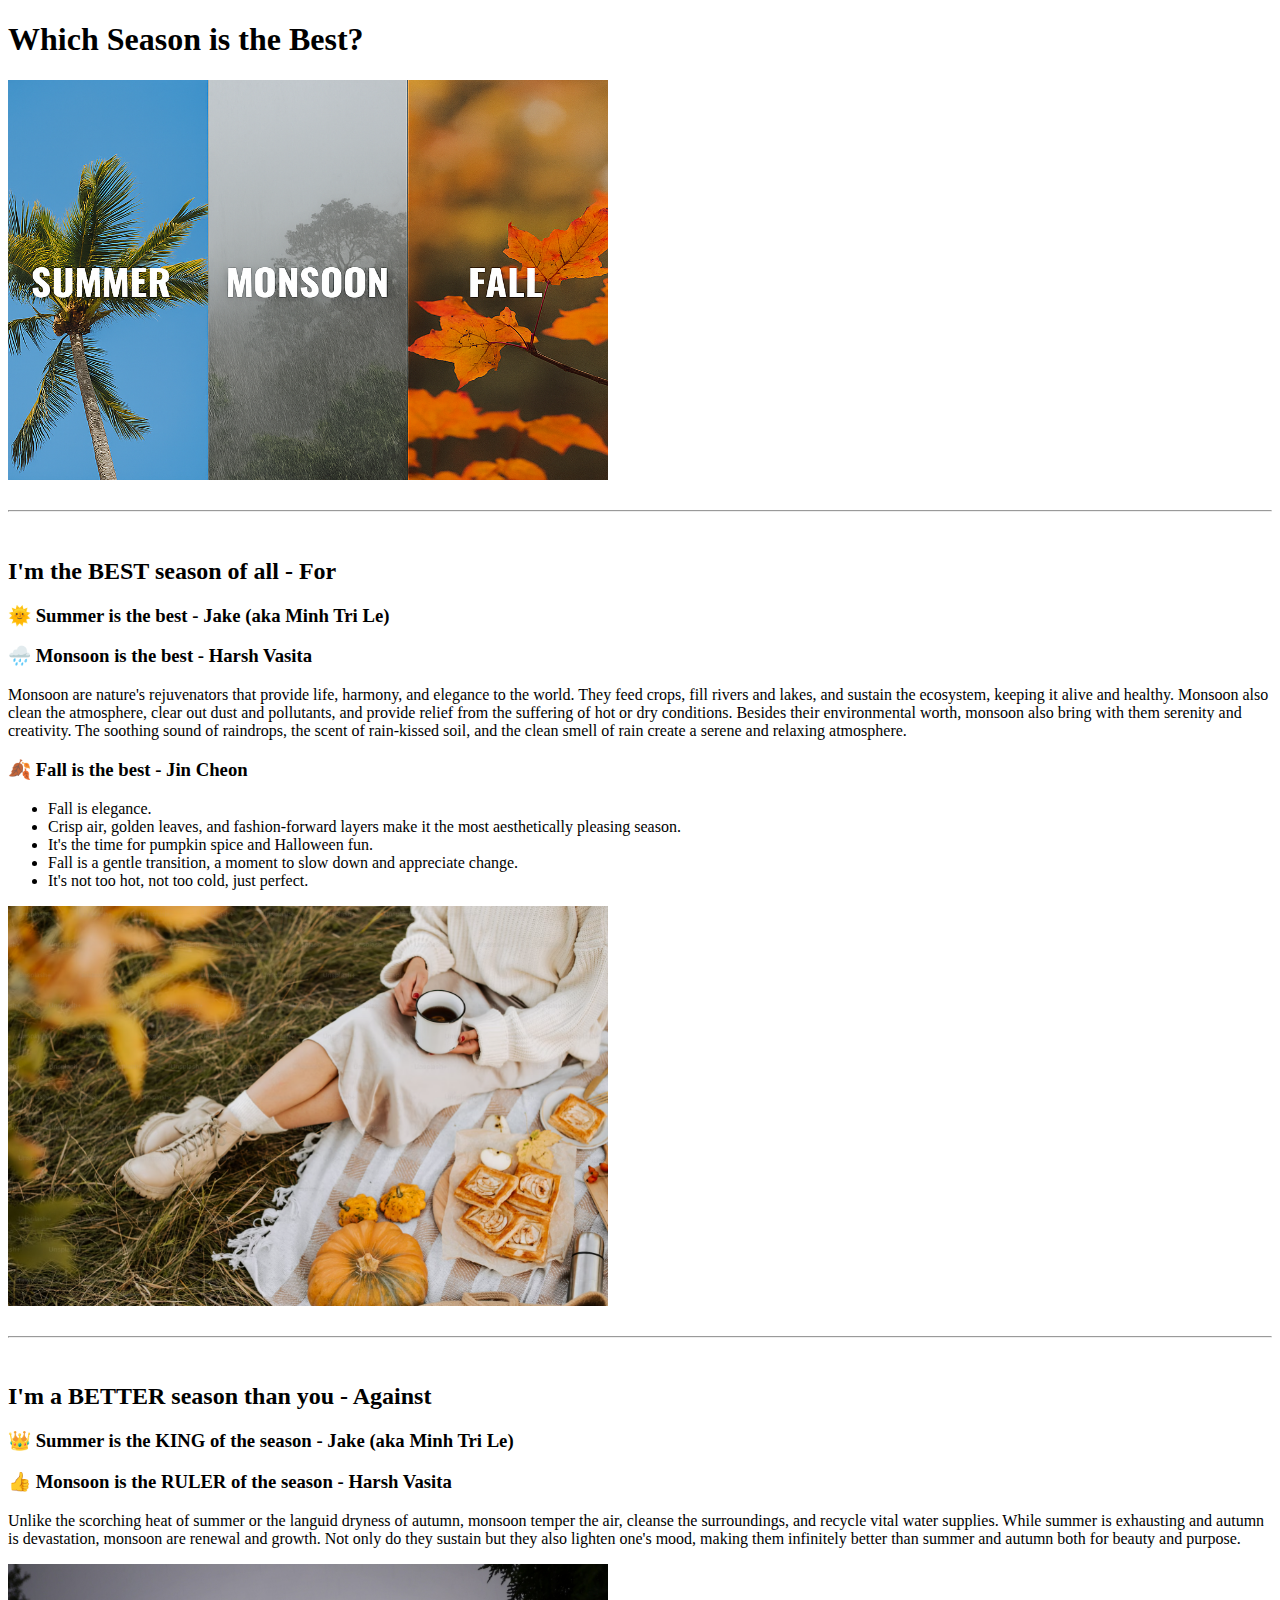
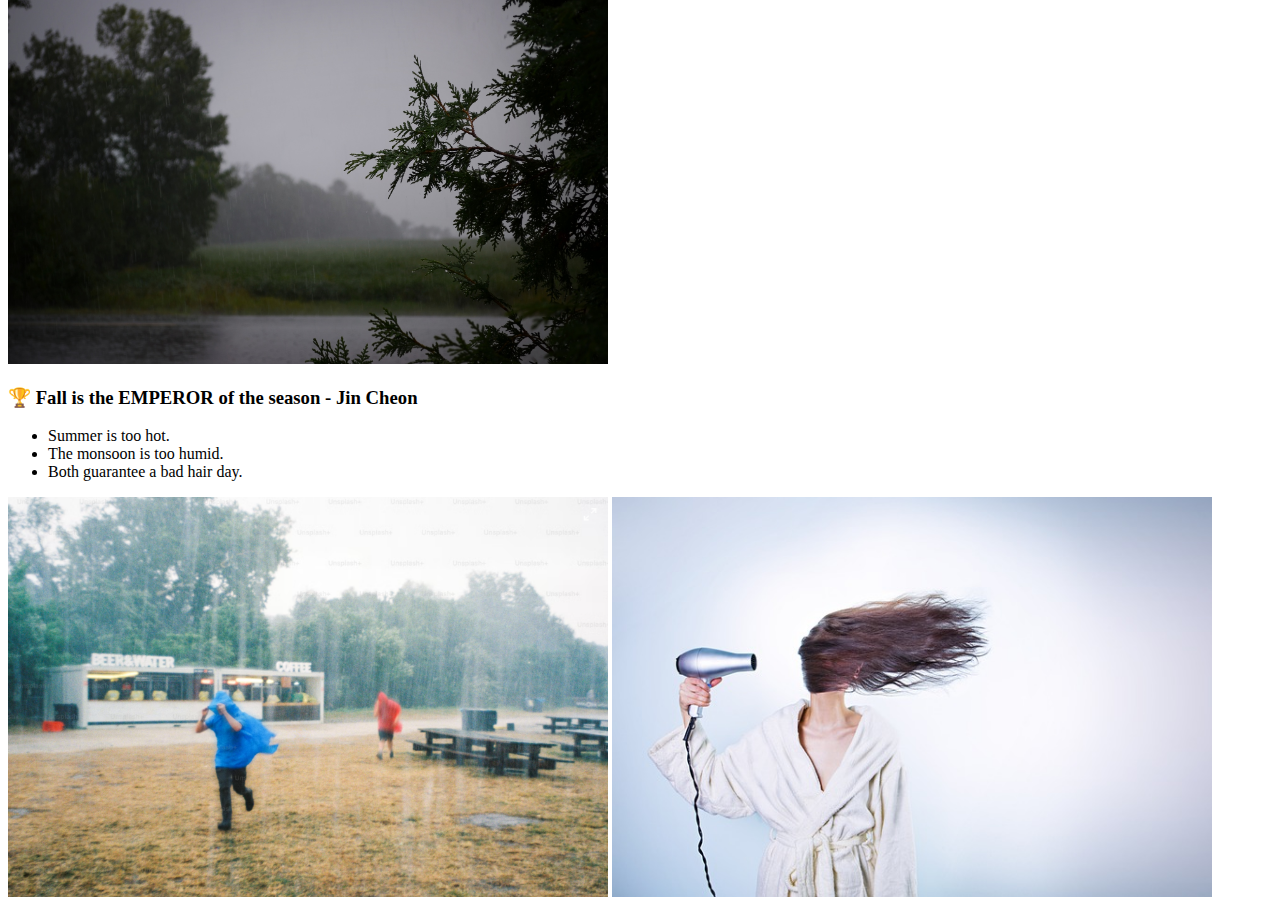
<file: name_name_hw2-35ec5a1ec97671d66630da43f6e14887da8d2ab8/index.html>
<!DOCTYPE html>
<html lang="en">
<head>
    <meta charset="UTF-8">
    <title>Summer vs Monsoon vs Fall : The Weather Challenge</title>
    <link rel="stylesheet" href="css/main.css">
</head>
<body>
    <header>
        <h1>Which Season is the Best?</h1>
        <img src="images/debate_main.png" alt="Picture of 3 weather Summer, Monsoon, and Fall" width="600" height="400">  
    </header>
<br><hr><br>

<main>
    <section class="for">
        <h2>I'm the BEST season of all - For</h2>

            <section class="season summer">
            <h3>🌞 Summer is the best - Jake (aka Minh Tri Le)</h3>

            </section>

            <section class="season monsoon">
            <h3>🌧️ Monsoon is the best - Harsh Vasita</h3>
                <p>Monsoon are nature's rejuvenators that provide life, harmony, and elegance to the world. They feed crops, fill rivers and lakes, and sustain the ecosystem, keeping it alive and healthy. Monsoon also clean the atmosphere, clear out dust and pollutants, and provide relief from the suffering of hot or dry conditions. Besides their environmental worth, monsoon also bring with them serenity and creativity. The soothing sound of raindrops, the scent of rain-kissed soil, and the clean smell of rain create a serene and relaxing atmosphere.</p>
            </section>

            <section class="season fall">
            <h3>🍂 Fall is the best - Jin Cheon</h3>           
            <ul>  
            <li>Fall is elegance.</li>
            <li>Crisp air, golden leaves, and fashion-forward layers make it the most aesthetically pleasing season.</li>
            <li>It's the time for pumpkin spice and Halloween fun.</li>
            <li>Fall is a gentle transition, a moment to slow down and appreciate change.</li>
            <li>It's not too hot, not too cold, just perfect.</li>
            </ul>
            <img src="images/fall.png" alt="A woman in a cozy sweater sits on a blanket with a cup of tea, surrounded by autumn leaves and a pumpkin." width="600" height="400">
            </section>
    </section>
<br><hr><br>

    <section class="against">
        <h2>I'm a BETTER season than you - Against</h2>

        <section class="season summer">
            <h3>👑 Summer is the KING of the season - Jake (aka Minh Tri Le)</h3>

        </section>

        <section class="season monsoon">
            <h3>👍 Monsoon is the RULER of the season - Harsh Vasita</h3>
            <p>Unlike the scorching heat of summer or the languid dryness of autumn, monsoon temper the air, cleanse the surroundings, and recycle vital water supplies. While summer is exhausting and autumn is devastation, monsoon are renewal and growth. Not only do they sustain but they also lighten one's mood, making them infinitely better than summer and autumn both for beauty and purpose.</p> 
        <img src="images/rain-storm.jpg" alt="Picture of Monsoon season" width="600" height="400">
        </section> 


         <section class="season fall">
        <h3>🏆 Fall is the EMPEROR of the season - Jin Cheon</h3>
        <ul>
            <li>Summer is too hot.</li>
            <li>The monsoon is too humid.</li>
            <li>Both guarantee a bad hair day.</li>
        </ul>
        <img src="images/bad_summer.png" alt="People running in heavy rain" width="600" height="400">
        <img src="images/fall_bad_hair_day.jpg" alt="Woman with frizzy hair struggling with humidity and wind" width="600" height="400">
        </section>
    </section>
</main>




</body>
</html>
</file>
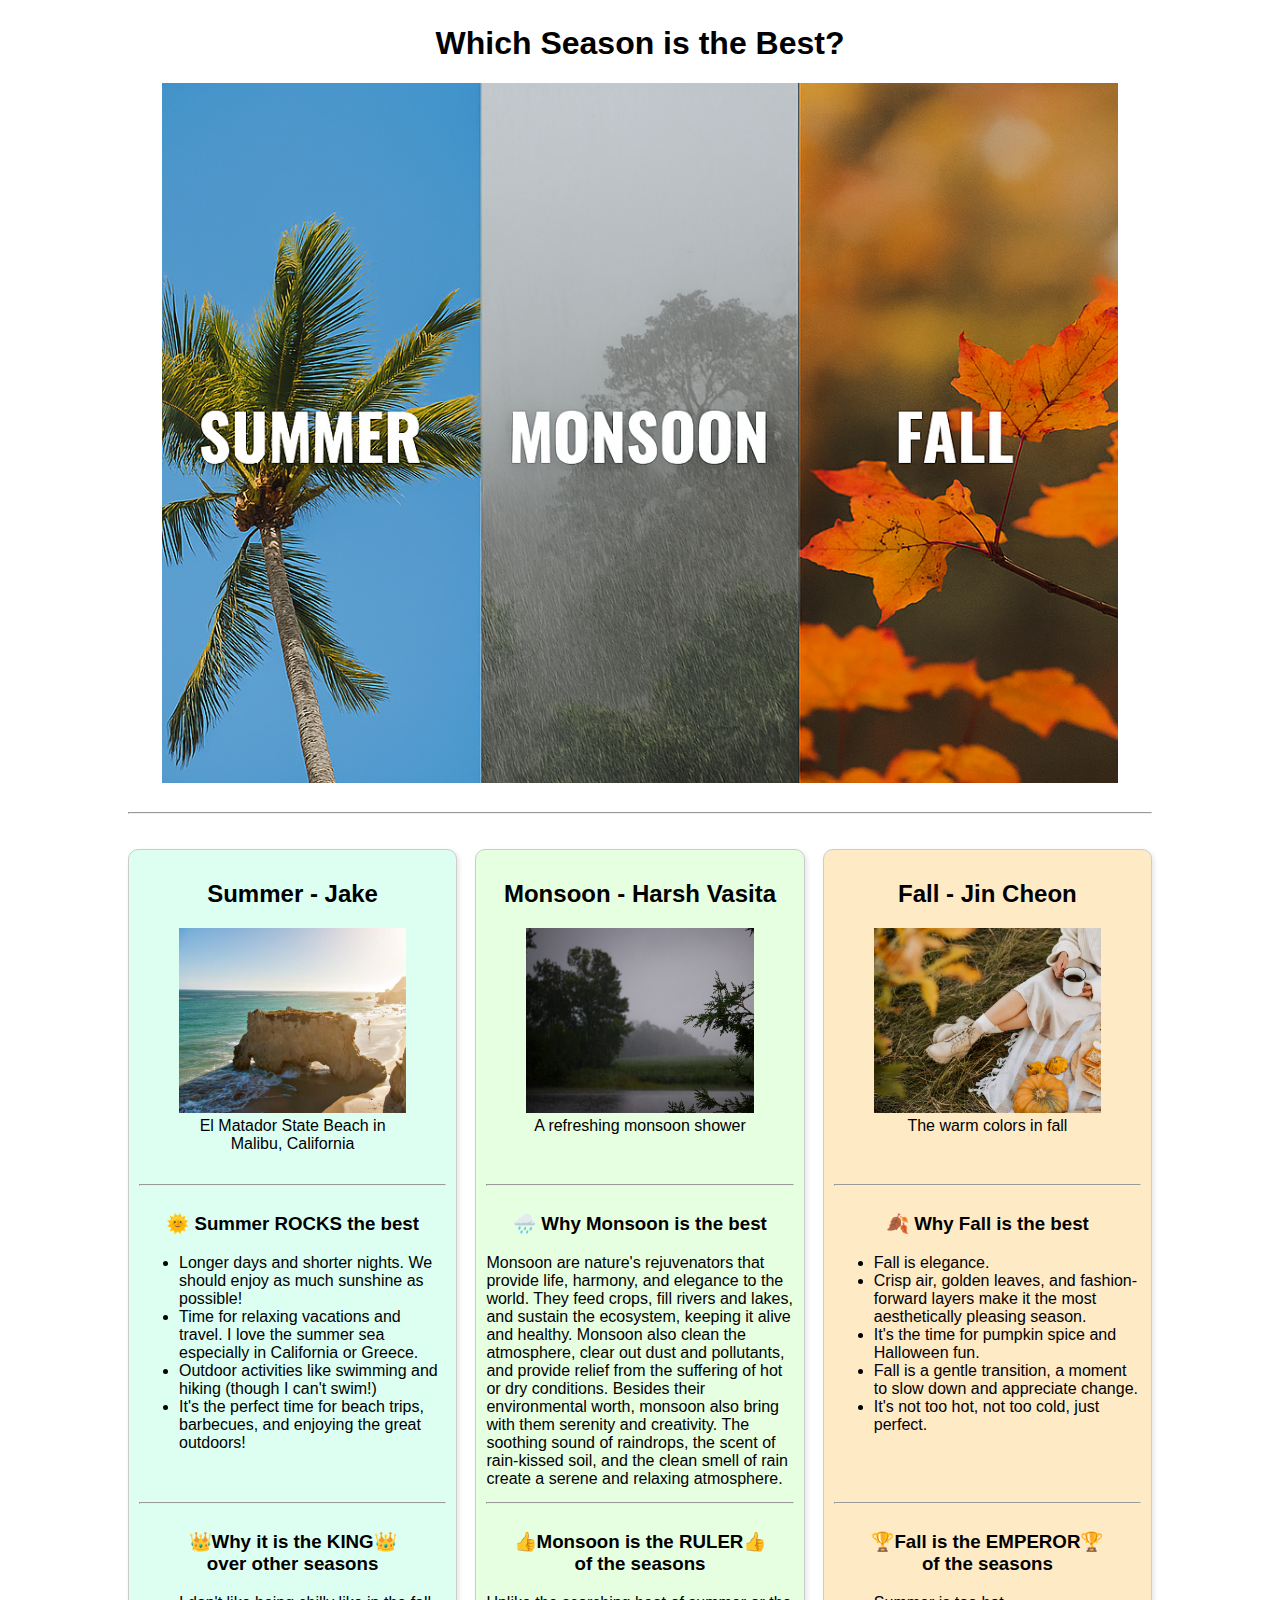
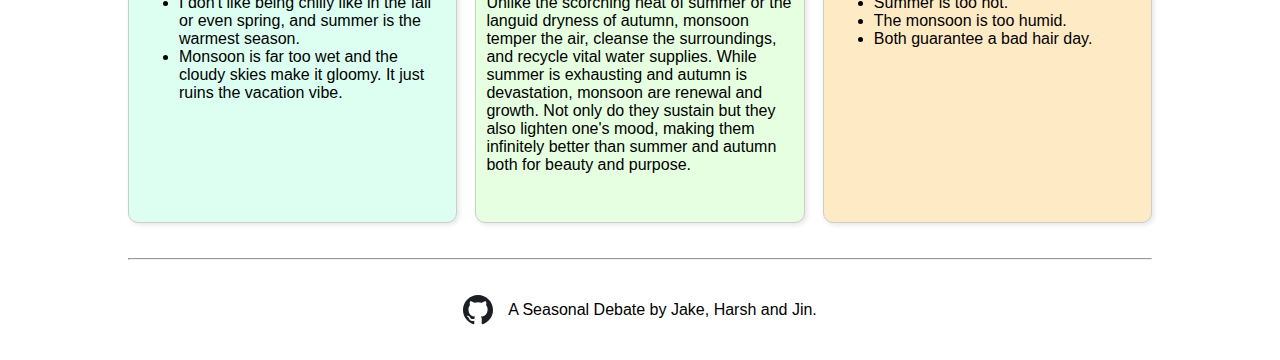
<file: name_name_hw2-main/index.html>
<!DOCTYPE html>
<html lang="en">
<head>
    <meta charset="UTF-8">
    <title>Summer vs Monsoon vs Fall : The Weather Challenge</title>
    <link rel="stylesheet" href="css/main.css">
</head>
<body>
    <header>
        <h1>Which Season is the Best?</h1>
        <img src="images/debate_main.png" class="hero" alt="Picture of 3 weather Summer, Monsoon, and Fall">
    </header>
<hr>

<main>
    <section class="season" id="summer">
        <h2>Summer - Jake</h2>
        <figure>
            <img src="images/good-summer.jpg" alt="A picturesque beach with warm sunshine, clear blue waters and rock formations">
            <figcaption>El Matador State Beach in Malibu, California</figcaption>
        </figure>

        <hr>

        <section class="for">
            <h3>🌞 Summer ROCKS the best</h3>
            <ul>
                <li>Longer days and shorter nights. We should enjoy as much sunshine as possible!</li>
                <li>Time for relaxing vacations and travel. I love the summer sea especially in California or Greece.</li>
                <li>Outdoor activities like swimming and hiking (though I can't swim!)</li>
                <li>It's the perfect time for beach trips, barbecues, and enjoying the great outdoors!</li>
            </ul>
        </section>

        <hr>

        <section class="against">
            <h3>👑Why it is the KING👑<br>over other seasons</h3>
            <ul>
                <li>I don't like being chilly like in the fall or even spring, and summer is the warmest season.</li>
                <li>Monsoon is far too wet and the cloudy skies make it gloomy. It just ruins the vacation vibe.</li>
            </ul>  
        </section>

    </section>

    <section class="season" id="monsoon">
        <h2>Monsoon - Harsh Vasita</h2>
        <figure>
            <img src="images/rain-storm.jpg" alt="A scenic view of a lush green landscape with clouds and heavy rainfall">
            <figcaption>A refreshing monsoon shower</figcaption>
        </figure>
        <hr>
        <section class="for">
            <h3>🌧️ Why Monsoon is the best</h3>
            <p>Monsoon are nature's rejuvenators that provide life, harmony, and elegance to the world. They feed crops, fill rivers and lakes, and sustain the ecosystem, keeping it alive and healthy. Monsoon also clean the atmosphere, clear out dust and pollutants, and provide relief from the suffering of hot or dry conditions. Besides their environmental worth, monsoon also bring with them serenity and creativity. The soothing sound of raindrops, the scent of rain-kissed soil, and the clean smell of rain create a serene and relaxing atmosphere.</p>
        </section>
        <hr>
        <section class="against">
            <h3>👍Monsoon is the RULER👍<br>of the seasons</h3>
            <p>Unlike the scorching heat of summer or the languid dryness of autumn, monsoon temper the air, cleanse the surroundings, and recycle vital water supplies. While summer is exhausting and autumn is devastation, monsoon are renewal and growth. Not only do they sustain but they also lighten one's mood, making them infinitely better than summer and autumn both for beauty and purpose.</p> 
        </section>
    </section>

    <section class="season" id="fall">
        <h2>Fall - Jin Cheon</h2>   
        <figure>
            <img src="images/fall.png" alt="A woman in a cozy sweater sits on a blanket with a cup of tea, surrounded by autumn leaves and a pumpkin.">
            <figcaption>The warm colors in fall</figcaption>
        </figure>
        <hr>
        <section class="for">
            <h3>🍂 Why Fall is the best</h3>
            <ul>
                <li>Fall is elegance.</li>
                <li>Crisp air, golden leaves, and fashion-forward layers make it the most aesthetically pleasing season.</li>
                <li>It's the time for pumpkin spice and Halloween fun.</li>
                <li>Fall is a gentle transition, a moment to slow down and appreciate change.</li>
                <li>It's not too hot, not too cold, just perfect.</li>
            </ul>
        </section>
        <hr>
        <section class="against">
            <h3>🏆Fall is the EMPEROR🏆<br>of the seasons</h3>
            <ul>
                <li>Summer is too hot.</li>
                <li>The monsoon is too humid.</li>
                <li>Both guarantee a bad hair day.</li>
            </ul>
<!--        <div class="image-wrap">
                <img src="images/bad_summer.png" alt="People running in heavy rain">
                <img src="images/fall_bad_hair_day.jpg" alt="Woman with frizzy hair struggling with humidity and wind">
            </div>
--> 
        </section>
    </section>
</main>

    <hr>

    <footer>
            <img src="images/example.svg" alt="GitHub logo" class="icon-text">
            <p>A Seasonal Debate by Jake, Harsh and Jin.</p>
    </footer>

</body>
</html>
</file>
<file: name_name_hw2-35ec5a1ec97671d66630da43f6e14887da8d2ab8/css/main.css>
.hidden{
    display: none;
}
</file>
<file: name_name_hw2-main/css/main.css>
.hidden{
    display: none;
}

body{
    width: 80%;
    margin: 0 auto;
    font-family: Arial, sans-serif;
}

header, footer{
    text-align: center;
    margin: 25px;
}

.hero{
    height: 700px;
}

main{
    display: flex;
    margin: 35px 0 35px 0;
    justify-content: space-between;
}

.container{
    display: flex;
    align-items: center;
}

.season{
    width: 30%;
    border: 1px solid #ccc;
    border-radius: 10px;
    padding: 10px;
    box-shadow: 2px 2px 5px rgba(0,0,0,0.1);
    overflow: hidden;
}

.season h2, .season h3{
    text-align: center;
}

#summer{
    background-color: #dcfff2;
}
#monsoon{
    background-color: #e6ffe0;
}
#fall{
    background-color: #ffeac6;
}

.for, .against{
    height: 300px;
    overflow: hidden;
}

figure{
    height: 240px;
    text-align: center;
    overflow: hidden;
}

figure img{
    height: 185px;
}

.image-wrap{
    width: 90%;
    display: flex;
    justify-content: space-evenly;
    margin-top: 10px;
}

.image-wrap img{
    width: 150px;
    height: auto;
}

footer{
    display: flex;
    align-items: center;
    justify-content: center;
    gap: 15px;
}
.icon-text{
    width: 30px;
    height: 30px;
}
</file>
